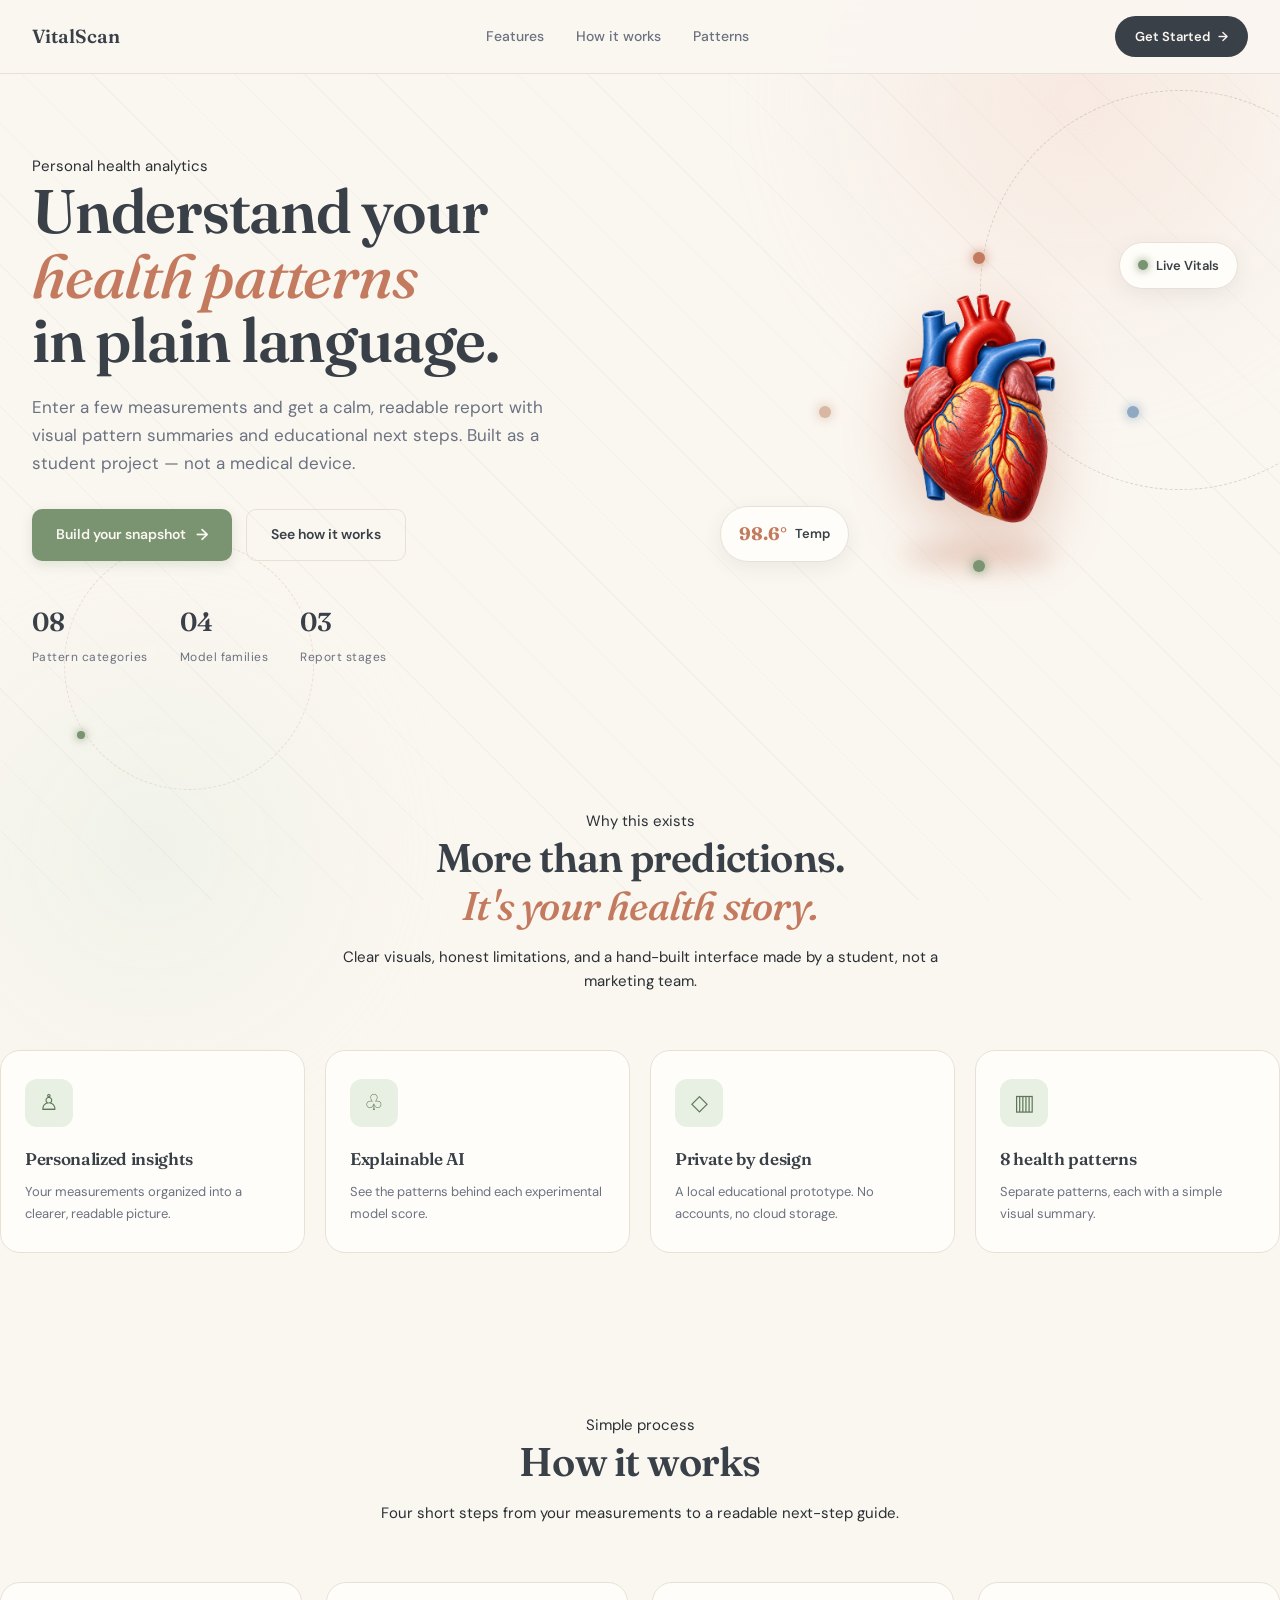
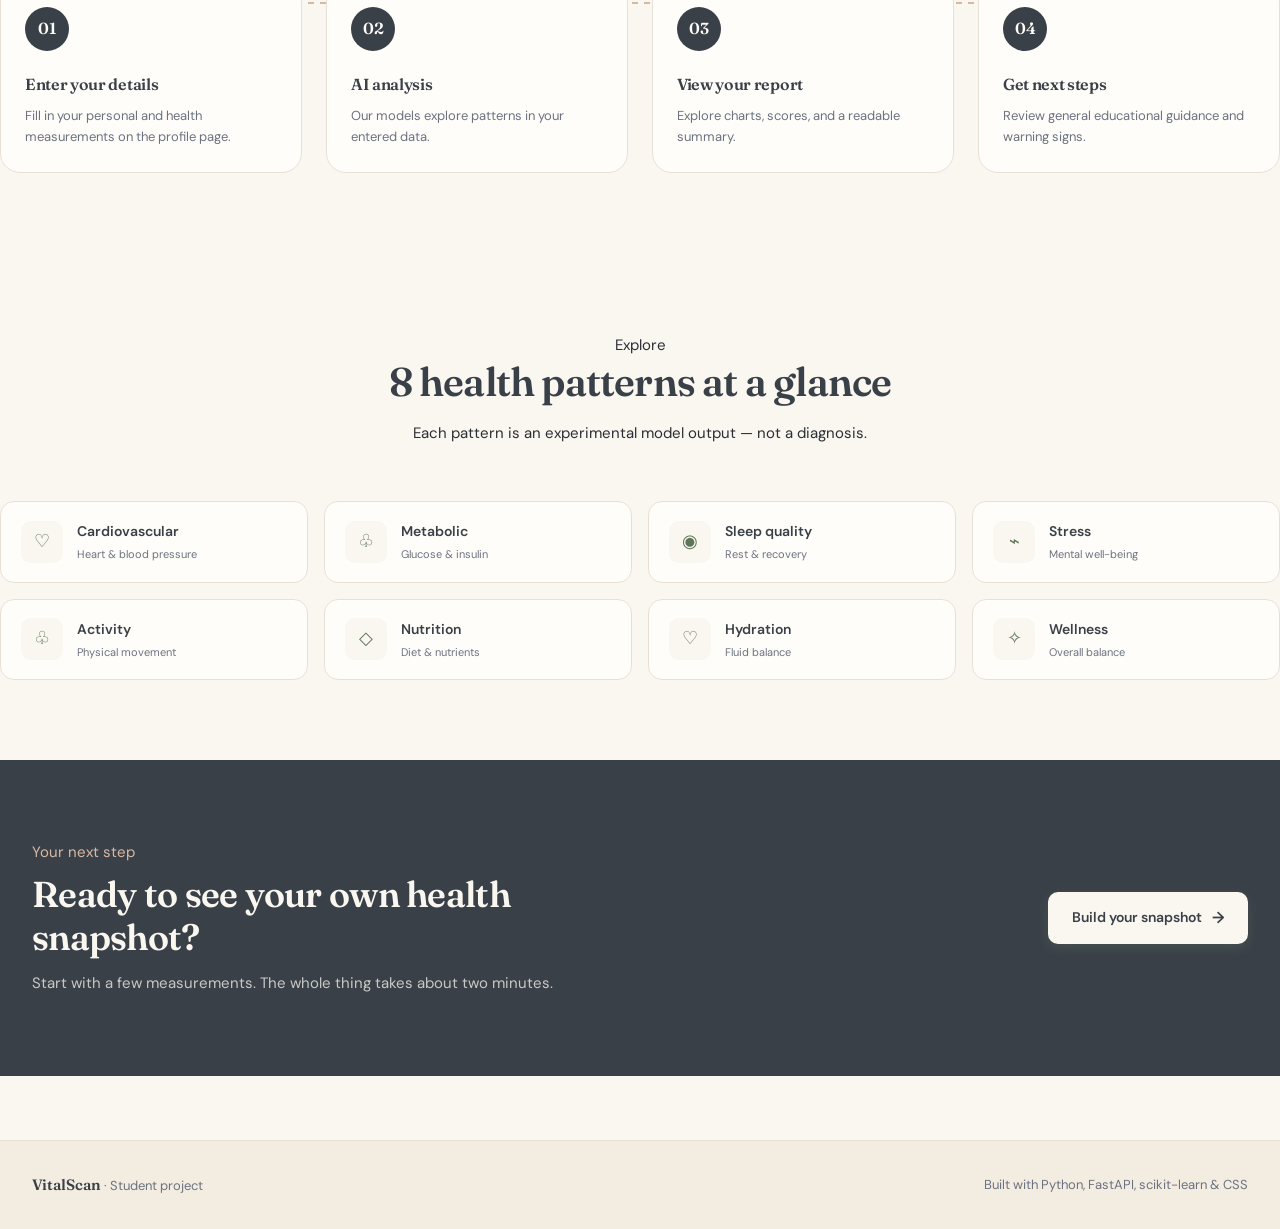
<file: templates/index.html>
<!doctype html>
<html lang="en">
<head>
  <meta charset="utf-8">
  <meta name="viewport" content="width=device-width,initial-scale=1">
  <title>VitalScan | Understand Your Health Patterns</title>
  <link rel="stylesheet" href="/static/ambient.css">
  <link rel="stylesheet" href="/static/index.css">
</head>
<body>

  <!-- BACKGROUND LINE ART & ANIMATIONS -->
  <div class="bg-line-pattern"></div>
  <div class="bg-soft-orb soft-orb-1"></div>
  <div class="bg-soft-orb soft-orb-2"></div>
  
  <div class="bg-curves">
    <svg class="curve-svg" viewBox="0 0 100 100" preserveAspectRatio="none">
      <path class="curve-path" d="M -10,50 C 20,10 40,90 110,40" />
      <path class="curve-path-2" d="M -10,70 C 30,100 50,20 110,60" />
    </svg>
  </div>

  <div class="floating-orbit orbit-1"></div>
  <div class="floating-orbit orbit-2"></div>

  <!-- PAGE LOADER -->
  <div class="page-loader" role="status" aria-label="Loading VitalScan">
    <div class="loader-logo">VitalScan</div>
    <div class="loader-bar"><i></i></div>
    <div class="loader-text">Preparing your insights…</div>
  </div>

  <!-- NAVIGATION -->
  <header class="topbar">
    <div class="topbar-inner">
      <a class="brand" href="/">
        VitalScan
      </a>
      <ul class="nav-links">
        <li><a href="#features">Features</a></li>
        <li><a href="#how">How it works</a></li>
        <li><a href="#patterns">Patterns</a></li>
      </ul>
      <a class="nav-cta" href="/profile">Get Started <span>→</span></a>
    </div>
  </header>

  <main>
    <!-- HERO SECTION -->
    <section class="hero">
      <div class="hero-inner">
        <div class="hero-copy">
          <div class="eyebrow">Personal health analytics</div>
          <h1>Understand your<br><em>health patterns</em><br>in plain language.</h1>
          <p class="lead">
            Enter a few measurements and get a calm, readable report with
            visual pattern summaries and educational next steps.
            Built as a student project — not a medical device.
          </p>
          <div class="hero-actions">
            <a href="/profile" class="btn btn-primary">
              Build your snapshot <span class="btn-arrow">→</span>
            </a>
            <a href="#how" class="btn btn-secondary">See how it works</a>
          </div>
          <div class="hero-stats">
            <div><strong>08</strong><span>Pattern categories</span></div>
            <div><strong>04</strong><span>Model families</span></div>
            <div><strong>03</strong><span>Report stages</span></div>
          </div>
        </div>

        <!-- FOREGROUND ANIMATED HEART -->
        <div class="hero-art">
          <div class="art-ring art-ring-1"></div>
          <div class="art-ring art-ring-2"></div>
          
          <div class="particle-orbit">
            <div class="particle"></div>
            <div class="particle"></div>
            <div class="particle"></div>
            <div class="particle"></div>
          </div>

          <div class="heart-3d-wrapper">
            <img src="/static/heart.png" alt="Anatomical Heart" class="real-heart-img">
            <div class="heart-shadow"></div>
          </div>

          <div class="floating-badge badge-top">
            <span class="dot"></span> Live Vitals
          </div>
          <div class="floating-badge badge-bottom">
            <strong>98.6°</strong> Temp
          </div>
        </div>
      </div>
    </section>

    <!-- FEATURES SECTION -->
    <section id="features" class="features reveal">
      <div class="features-inner">
        <div class="section-head">
          <div class="eyebrow" style="justify-content:center;">Why this exists</div>
          <h2>More than predictions.<br><em>It's your health story.</em></h2>
          <p class="lead">Clear visuals, honest limitations, and a hand-built interface made by a student, not a marketing team.</p>
        </div>
        <div class="feature-grid">
          <article class="feature-card reveal reveal-delay-1">
            <div class="feature-icon">♙</div>
            <h3>Personalized insights</h3>
            <p>Your measurements organized into a clearer, readable picture.</p>
          </article>
          <article class="feature-card reveal reveal-delay-2">
            <div class="feature-icon">♧</div>
            <h3>Explainable AI</h3>
            <p>See the patterns behind each experimental model score.</p>
          </article>
          <article class="feature-card reveal reveal-delay-3">
            <div class="feature-icon">◇</div>
            <h3>Private by design</h3>
            <p>A local educational prototype. No accounts, no cloud storage.</p>
          </article>
          <article class="feature-card reveal reveal-delay-3">
            <div class="feature-icon">▥</div>
            <h3>8 health patterns</h3>
            <p>Separate patterns, each with a simple visual summary.</p>
          </article>
        </div>
      </div>
    </section>

    <!-- HOW IT WORKS SECTION -->
    <section id="how" class="how">
      <div class="how-inner">
        <div class="section-head reveal">
          <div class="eyebrow" style="justify-content:center;">Simple process</div>
          <h2>How it works</h2>
          <p class="lead">Four short steps from your measurements to a readable next-step guide.</p>
        </div>
        <div class="how-grid">
          <article class="step-card reveal reveal-delay-1">
            <div class="step-num">01</div>
            <h3>Enter your details</h3>
            <p>Fill in your personal and health measurements on the profile page.</p>
          </article>
          <article class="step-card reveal reveal-delay-2">
            <div class="step-num">02</div>
            <h3>AI analysis</h3>
            <p>Our models explore patterns in your entered data.</p>
          </article>
          <article class="step-card reveal reveal-delay-3">
            <div class="step-num">03</div>
            <h3>View your report</h3>
            <p>Explore charts, scores, and a readable summary.</p>
          </article>
          <article class="step-card reveal reveal-delay-3">
            <div class="step-num">04</div>
            <h3>Get next steps</h3>
            <p>Review general educational guidance and warning signs.</p>
          </article>
        </div>
      </div>
    </section>

    <!-- PATTERNS SECTION -->
    <section id="patterns" class="patterns">
      <div class="patterns-inner">
        <div class="section-head reveal">
          <div class="eyebrow" style="justify-content:center;">Explore</div>
          <h2>8 health patterns at a glance</h2>
          <p class="lead">Each pattern is an experimental model output — not a diagnosis.</p>
        </div>
        <div class="pattern-grid">
          <div class="pattern-card reveal reveal-delay-1">
            <span class="pattern-icon">♡</span>
            <div><b>Cardiovascular</b><small>Heart &amp; blood pressure</small></div>
          </div>
          <div class="pattern-card reveal reveal-delay-1">
            <span class="pattern-icon">♧</span>
            <div><b>Metabolic</b><small>Glucose &amp; insulin</small></div>
          </div>
          <div class="pattern-card reveal reveal-delay-2">
            <span class="pattern-icon">◉</span>
            <div><b>Sleep quality</b><small>Rest &amp; recovery</small></div>
          </div>
          <div class="pattern-card reveal reveal-delay-2">
            <span class="pattern-icon">⌁</span>
            <div><b>Stress</b><small>Mental well-being</small></div>
          </div>
          <div class="pattern-card reveal reveal-delay-3">
            <span class="pattern-icon">♧</span>
            <div><b>Activity</b><small>Physical movement</small></div>
          </div>
          <div class="pattern-card reveal reveal-delay-3">
            <span class="pattern-icon">◇</span>
            <div><b>Nutrition</b><small>Diet &amp; nutrients</small></div>
          </div>
          <div class="pattern-card reveal reveal-delay-3">
            <span class="pattern-icon">♡</span>
            <div><b>Hydration</b><small>Fluid balance</small></div>
          </div>
          <div class="pattern-card reveal reveal-delay-3">
            <span class="pattern-icon">✧</span>
            <div><b>Wellness</b><small>Overall balance</small></div>
          </div>
        </div>
      </div>
    </section>

    <!-- CTA BANNER -->
    <section class="cta-banner reveal">
      <div class="cta-inner">
        <div>
          <div class="eyebrow">Your next step</div>
          <h2>Ready to see your own health snapshot?</h2>
          <p>Start with a few measurements. The whole thing takes about two minutes.</p>
        </div>
        <a href="/profile" class="btn btn-primary">
          Build your snapshot <span class="btn-arrow">→</span>
        </a>
      </div>
    </section>
  </main>

  <!-- FOOTER -->
  <footer class="site-footer">
    <div class="footer-inner">
      <div><strong>VitalScan</strong> · Student project</div>
      <div>Built with Python, FastAPI, scikit-learn &amp; CSS</div>
    </div>
  </footer>

  <!-- SCRIPTS -->
  <script>
    (function(){
      const loader = document.querySelector('.page-loader');
      if(loader) {
        loader.addEventListener('animationend', () => loader.classList.add('loader-hide'));
        document.querySelectorAll('a[href]').forEach(a => {
          a.addEventListener('click', e => {
            const u = new URL(a.href, location.href);
            if(u.origin === location.origin && u.pathname !== location.pathname && !a.target && !e.metaKey && !e.ctrlKey && !e.shiftKey){
              loader.classList.remove('loader-hide');
              loader.style.animation = 'none'; void loader.offsetWidth; loader.style.animation = '';
            }
          });
        });
      }

      const revealElements = document.querySelectorAll('.reveal');
      if(revealElements.length > 0) {
        const observer = new IntersectionObserver((entries) => {
          entries.forEach(entry => {
            if(entry.isIntersecting) {
              entry.target.classList.add('is-visible');
              observer.unobserve(entry.target);
            }
          });
        }, { threshold: 0.15 });
        revealElements.forEach(el => observer.observe(el));
      }
    })();
  </script>
</body>
</html>
</file>
<file: static/ambient.css>
/* =========================================
   EDITORIAL LINE-ART & SHAPE ANIMATIONS (FIXED)
   ========================================= */

/* Ensure body allows scrolling */
html, body {
  overflow-x: hidden;
  overflow-y: auto;
  height: auto;
  min-height: 100vh;
}

/* 1. The subtle diagonal line pattern background */
.bg-line-pattern {
  position: fixed;
  inset: 0;
  z-index: -2;
  pointer-events: none; /* CRUCIAL: Stops it from blocking scroll */
  background-image: repeating-linear-gradient(
    45deg,
    transparent,
    transparent 49px,
    rgba(122, 148, 113, 0.05) 49px,
    rgba(122, 148, 113, 0.05) 50px
  );
}

/* 2. Sweeping SVG Lines */
.bg-curves {
  position: fixed;
  inset: 0;
  z-index: -1;
  pointer-events: none; /* CRUCIAL */
  overflow: hidden;
}

.curve-svg {
  position: absolute;
  width: 100%;
  height: 100%;
  pointer-events: none; /* CRUCIAL */
}

.curve-path {
  fill: none;
  stroke: var(--sage);
  stroke-width: 1.5;
  opacity: 0.2;
  stroke-dasharray: 1000;
  stroke-dashoffset: 1000;
  animation: drawLine 8s linear infinite alternate;
}

.curve-path-2 {
  fill: none;
  stroke: var(--terracotta);
  stroke-width: 1;
  opacity: 0.3;
  stroke-dasharray: 2000;
  stroke-dashoffset: 2000;
  animation: drawLine 12s linear infinite alternate-reverse;
}

/* 3. Floating Dotted Orbits */
.floating-orbit {
  position: absolute;
  border: 1px dashed rgba(122, 148, 113, 0.3);
  border-radius: 50%;
  pointer-events: none; /* CRUCIAL */
  animation: floatOrbit 10s ease-in-out infinite alternate;
}

.floating-orbit::after {
  content: "";
  position: absolute;
  width: 8px;
  height: 8px;
  border-radius: 50%;
  background: var(--terracotta);
  top: 15%;
  right: 10%;
  box-shadow: 0 0 10px var(--terracotta);
}

.orbit-1 {
  width: 400px; height: 400px;
  top: 10%; right: -100px;
  animation-duration: 14s;
}

.orbit-2 {
  width: 250px; height: 250px;
  top: 60%; left: 5%;
  border-color: rgba(196, 122, 94, 0.2);
}

.orbit-2::after { 
  background: var(--sage); 
  box-shadow: 0 0 10px var(--sage); 
  top: auto; bottom: 20%; left: 5%; right: auto; 
}

/* 4. Large Soft Orbs */
.bg-soft-orb {
  position: fixed;
  border-radius: 50%;
  pointer-events: none; /* CRUCIAL */
  z-index: -3;
  filter: blur(40px);
}
.soft-orb-1 {
  width: 600px; height: 600px;
  top: -200px; right: -100px;
  background: radial-gradient(circle, rgba(246, 223, 214, 0.6) 0%, transparent 70%);
}
.soft-orb-2 {
  width: 500px; height: 500px;
  bottom: -200px; left: -100px;
  background: radial-gradient(circle, rgba(232, 240, 227, 0.6) 0%, transparent 70%);
}

/* Keyframes */
@keyframes drawLine {
  0% { stroke-dashoffset: 1000; }
  100% { stroke-dashoffset: 0; }
}

@keyframes floatOrbit {
  0% { transform: translate(0, 0) rotate(0deg); }
  100% { transform: translate(-20px, 30px) rotate(10deg); }
}
</file>
<file: static/index.css>
@import url('/static/base.css');

/* ============ HERO ============ */
.hero{
  width:100%; padding:80px 0 60px;
  position:relative;
}
.hero-inner{max-width:1400px;margin:0 auto;padding:0 32px;display:grid;grid-template-columns:1.15fr 1fr;gap:60px;align-items:center;position:relative;z-index:1;}
.hero-copy{animation:heroRise .9s cubic-bezier(.2,.8,.2,1) both;}
.hero-copy h1{font-size:clamp(38px,4.8vw,62px);line-height:1.05;font-weight:600;margin:0 0 20px;color:var(--slate);}
.hero-copy h1 em{font-style:italic;color:var(--terracotta);font-weight:500;}
.hero-copy .lead{font-size:17px;margin-bottom:32px;color:var(--slate-soft);max-width:560px;}
.hero-actions{display:flex;align-items:center;gap:14px;flex-wrap:wrap;margin-bottom:40px;}
.hero-stats{display:flex;gap:32px;flex-wrap:wrap;}
.hero-stats strong{font-family:'Fraunces',serif;font-size:26px;font-weight:600;color:var(--slate);display:block;}
.hero-stats span{font-size:12px;color:var(--slate-soft);letter-spacing:.04em;}

/* Heart Visual */
.hero-art { position: relative; height: 480px; display: flex; align-items: center; justify-content: center; perspective: 1000px; }
.art-ring { position: absolute; border-radius: 50%; border: 2px solid var(--sage); top: 50%; left: 50%; transform: translate(-50%, -50%); opacity: 0; }
.art-ring-1 { width: 280px; height: 280px; animation: radarPulse 3s cubic-bezier(0.1, 0.8, 0.3, 1) infinite; }
.art-ring-2 { width: 280px; height: 280px; animation: radarPulse 3s cubic-bezier(0.1, 0.8, 0.3, 1) 1.5s infinite; border-color: var(--terracotta); }

.particle-orbit { position: absolute; top: 50%; left: 50%; width: 320px; height: 320px; margin: -160px 0 0 -160px; border-radius: 50%; animation: spinOrbit 10s linear infinite; pointer-events: none; z-index: 3; }
.particle { position: absolute; width: 12px; height: 12px; border-radius: 50%; background: var(--terracotta); box-shadow: 0 0 12px var(--terracotta); top: 0; left: 50%; transform: translateX(-50%); }
.particle:nth-child(2) { top: auto; bottom: 0; background: var(--sage); box-shadow: 0 0 12px var(--sage); }
.particle:nth-child(3) { top: 50%; left: 0; transform: translateY(-50%); background: var(--clay); box-shadow: 0 0 12px var(--clay); }
.particle:nth-child(4) { top: 50%; right: 0; left: auto; transform: translateY(-50%); background: #8fa9c2; box-shadow: 0 0 12px #8fa9c2; }

.heart-3d-wrapper { position: relative; z-index: 2; width: 260px; height: 330px; display: flex; align-items: center; justify-content: center; animation: float3D 6s ease-in-out infinite; transform-style: preserve-3d; }
.real-heart-img { width: 100%; height: auto; object-fit: contain; filter: drop-shadow(0 20px 30px rgba(196, 122, 94, 0.4)); animation: heartbeat 1.5s ease-in-out infinite; position: relative; z-index: 2; }
.heart-shadow { position: absolute; bottom: 10px; width: 150px; height: 25px; background: rgba(196, 122, 94, 0.3); border-radius: 50%; filter: blur(12px); z-index: 1; animation: shadowPulse 6s ease-in-out infinite; }

.floating-badge { position: absolute; background: var(--white); border: 1px solid var(--line); padding: 12px 18px; border-radius: 999px; font-size: 13px; font-weight: 600; color: var(--slate); box-shadow: var(--shadow-md); z-index: 4; display: flex; align-items: center; gap: 8px; animation: floatBadge 5s ease-in-out infinite alternate; }
.badge-top { top: 70px; right: 10px; }
.badge-bottom { bottom: 90px; left: 10px; animation-delay: 1.5s; }
.badge-bottom strong { font-family: 'Fraunces', serif; font-size: 18px; color: var(--terracotta); }
.floating-badge .dot { width: 10px; height: 10px; border-radius: 50%; background: var(--sage); box-shadow: 0 0 10px var(--sage); }

/* ============ SECTIONS ============ */
.features{padding:80px 0;}
.section-head{text-align:center;max-width:640px;margin:0 auto 56px;}
.section-head h2{font-size:clamp(28px,3.2vw,40px);font-weight:600;margin:0 0 14px; line-height:1.2;}
.section-head h2 em{font-style:italic;color:var(--terracotta);font-weight:500;}

.feature-grid{display:grid;grid-template-columns:repeat(4,1fr);gap:20px;}
.feature-card{padding:28px 24px;background:var(--white);border:1px solid var(--line);border-radius:20px;transition:transform .3s, box-shadow .3s, border-color .3s;}
.feature-card:hover{transform:translateY(-8px); box-shadow:var(--shadow-md); border-color:var(--sage);}
.feature-icon{display:grid;place-items:center;width:48px;height:48px;border-radius:12px;background:var(--sage-light);color:var(--sage-dark);font-size:22px;margin-bottom:18px;transition:transform .4s;}
.feature-card:hover .feature-icon{transform:scale(1.15) rotate(8deg);}
.feature-card h3{font-size:17px; margin-bottom:8px; color:var(--slate);}
.feature-card p{font-size:13px; color:var(--slate-soft); margin:0;}

.how{padding:80px 0; position:relative;}
.how-grid{display:grid; grid-template-columns:repeat(4,1fr); gap:24px; position:relative;}
.how-grid::before{content:""; position:absolute; top:20px; left:10%; right:10%; height:2px; background-image:linear-gradient(90deg, var(--clay) 50%, transparent 50%); background-size:12px 2px; z-index:0;}
.step-card{padding:24px; background:var(--white); border-radius:20px; border:1px solid var(--line); position:relative; z-index:1; transition:transform .3s, box-shadow .3s;}
.step-card:hover{transform:translateY(-8px); box-shadow:var(--shadow-md);}
.step-num{display:grid; place-items:center; width:44px; height:44px; border-radius:50%; background:var(--slate); color:var(--white); font-family:'Fraunces',serif; font-weight:600; font-size:16px; margin-bottom:20px;}
.step-card h3{font-size:16px; margin:0 0 8px; color:var(--slate);}
.step-card p{font-size:13px; color:var(--slate-soft); margin:0;}

.patterns{padding:80px 0;}
.pattern-grid{display:grid; grid-template-columns:repeat(4,1fr); gap:16px;}
.pattern-card{display:flex; align-items:center; gap:14px; padding:18px 20px; background:var(--white); border:1px solid var(--line); border-radius:14px; transition:all .3s ease;}
.pattern-card:hover{border-color:var(--sage); transform:translateY(-3px); box-shadow:var(--shadow-sm);}
.pattern-icon{display:grid; place-items:center; width:42px; height:42px; border-radius:10px; background:var(--cream); color:var(--sage-dark); font-size:18px; flex-shrink:0;}
.pattern-card b{display:block; font-size:14px; color:var(--slate); font-weight:600; margin-bottom:2px;}
.pattern-card small{display:block; font-size:11px; color:var(--slate-soft);}

.cta-banner{width:100%; padding:80px 0; background:var(--slate); color:var(--cream); position:relative;}
.cta-inner{max-width:1400px; margin:0 auto; padding:0 32px; display:flex; align-items:center; justify-content:space-between; gap:40px; flex-wrap:wrap;}
.cta-inner h2{font-size:clamp(26px,3vw,36px); color:var(--cream); max-width:560px; margin:8px 0 12px; line-height:1.2;}
.cta-inner p{color:rgba(250,246,240,.75); font-size:15px; margin:0; max-width:560px;}
.cta-inner .eyebrow{color:var(--clay);}
.cta-banner .btn-primary{background:var(--cream); color:var(--slate);}

/* ============ KEYFRAMES ============ */
@keyframes heroRise{from{opacity:0; transform:translateY(40px);} to{opacity:1; transform:translateY(0);}}
@keyframes spinOrbit{to{transform:rotate(360deg);}}
@keyframes radarPulse{0%{transform:translate(-50%, -50%) scale(0.6); opacity:0.8;} 100%{transform:translate(-50%, -50%) scale(2); opacity:0;}}
@keyframes heartbeat{0%,100%{transform:scale(1);} 15%{transform:scale(1.05);} 30%{transform:scale(1);} 45%{transform:scale(1.05);}}
@keyframes float3D{0%,100%{transform:translateY(0) rotateY(0deg);} 50%{transform:translateY(-15px) rotateY(10deg);}}
@keyframes shadowPulse{0%,100%{transform:scale(1); opacity:0.3;} 50%{transform:scale(0.8); opacity:0.15;}}
@keyframes floatBadge{0%{transform:translateY(0);} 100%{transform:translateY(-12px);}}

@media(max-width:1024px){
  .hero-inner{grid-template-columns:1fr; gap:40px;}
  .hero-art{order:-1; height: 400px;}
  .feature-grid, .how-grid, .pattern-grid{grid-template-columns:repeat(2,1fr);}
  .how-grid::before{display:none;}
}
@media(max-width:640px){
  .hero-inner, .features-inner, .how-inner, .patterns-inner{padding:0 20px;}
  .feature-grid, .how-grid, .pattern-grid{grid-template-columns:1fr;}
}
</file>
